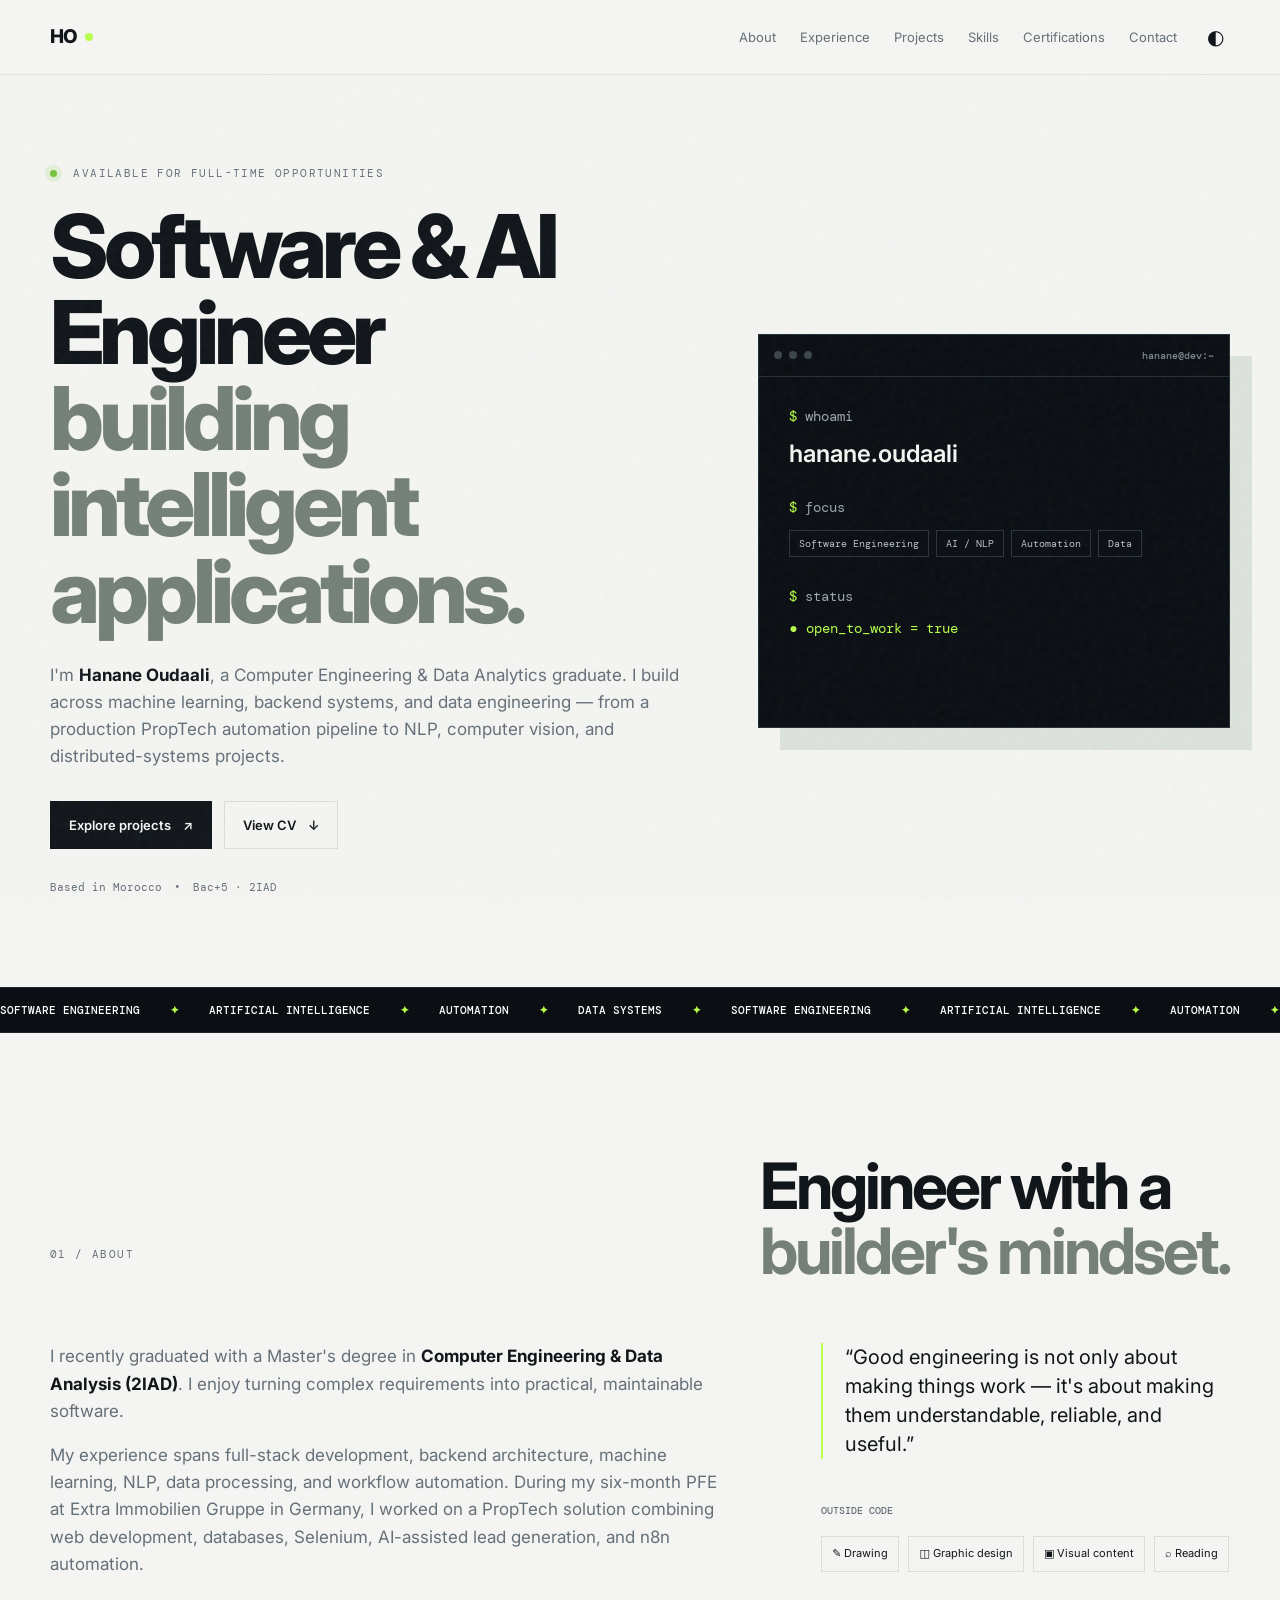
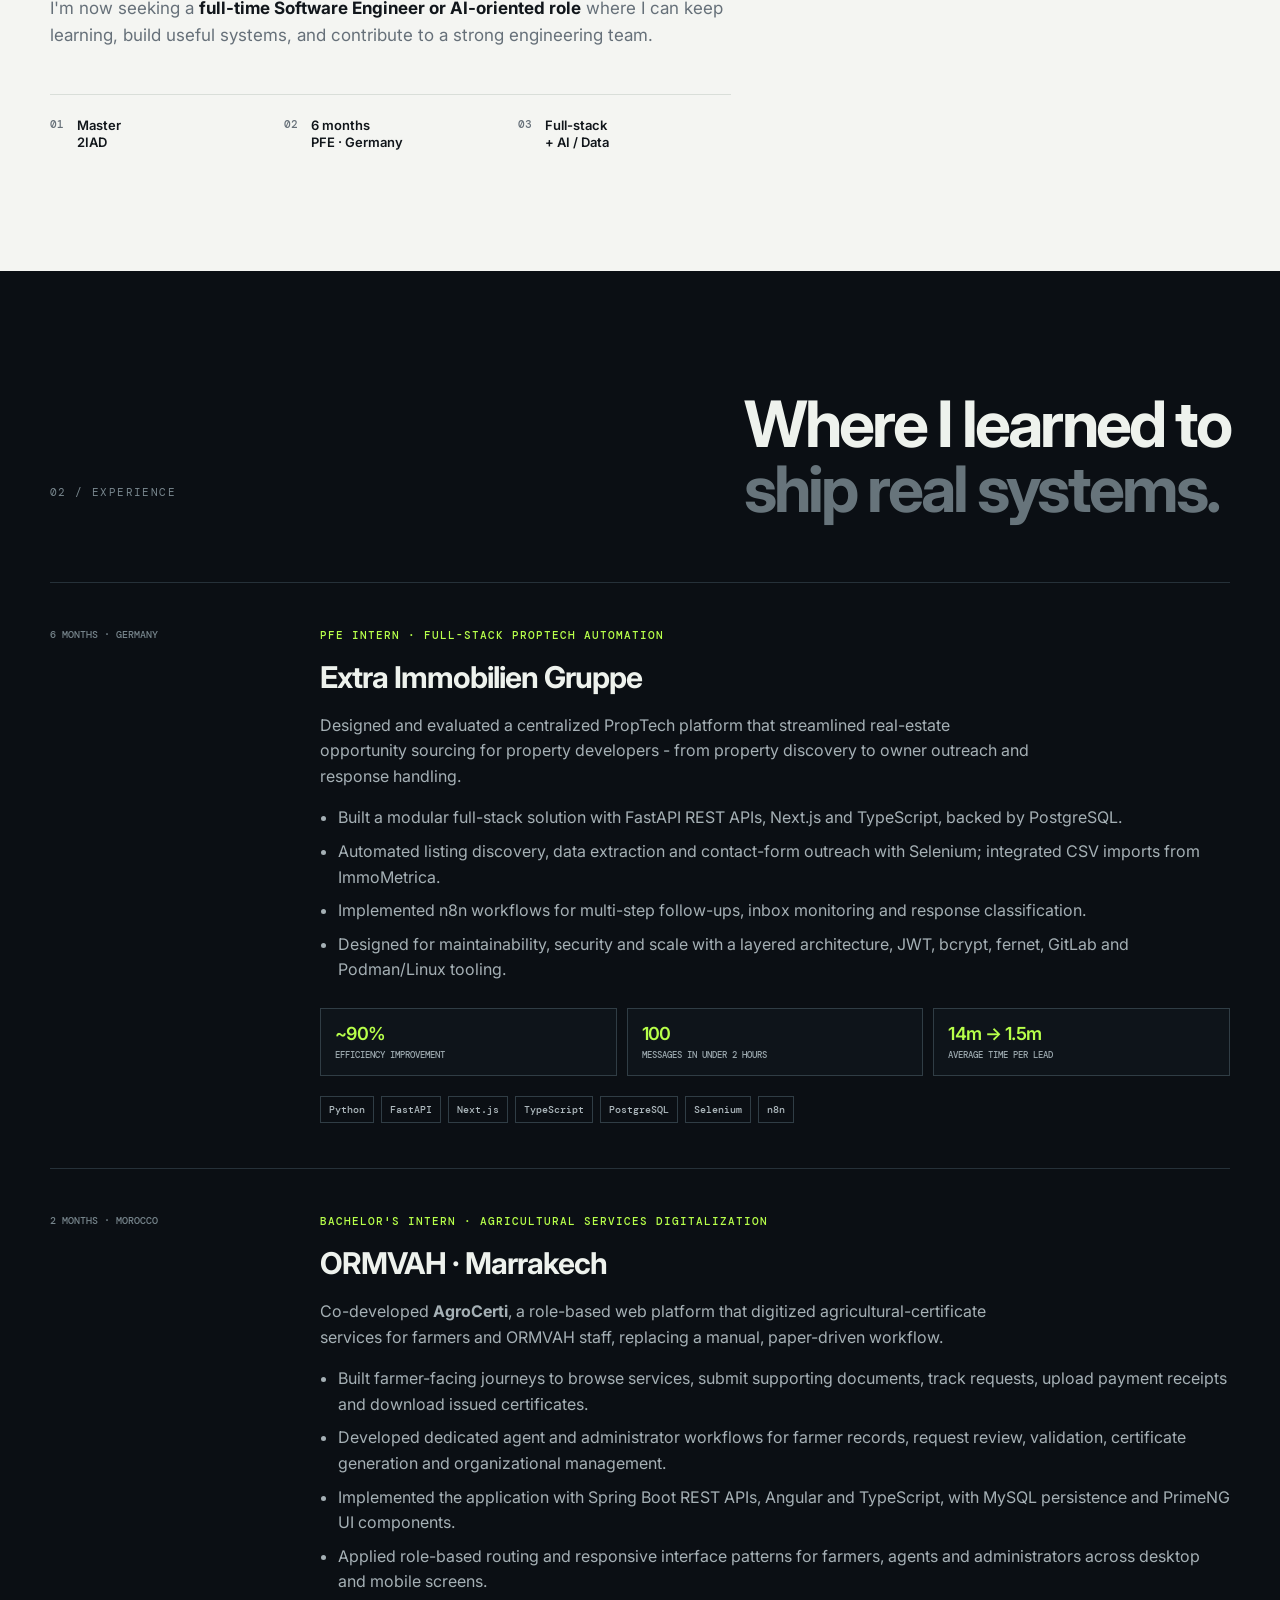
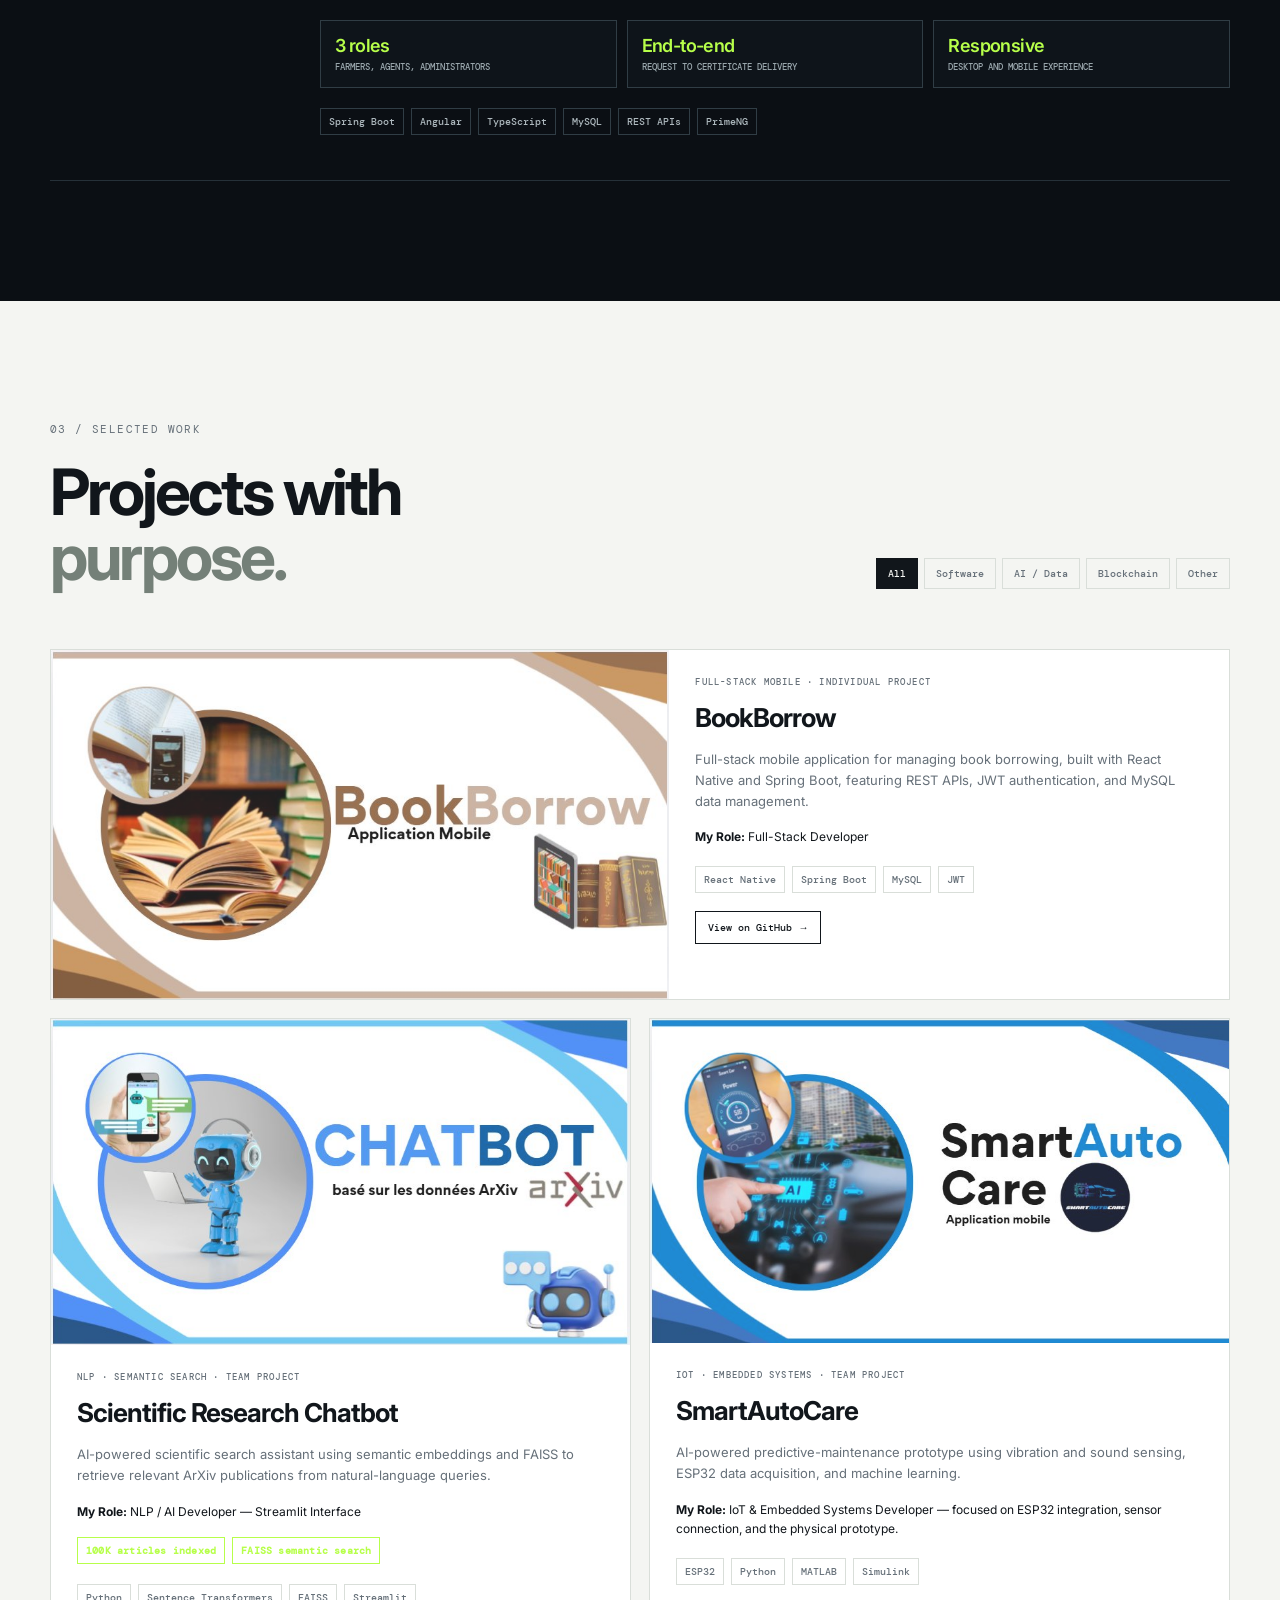
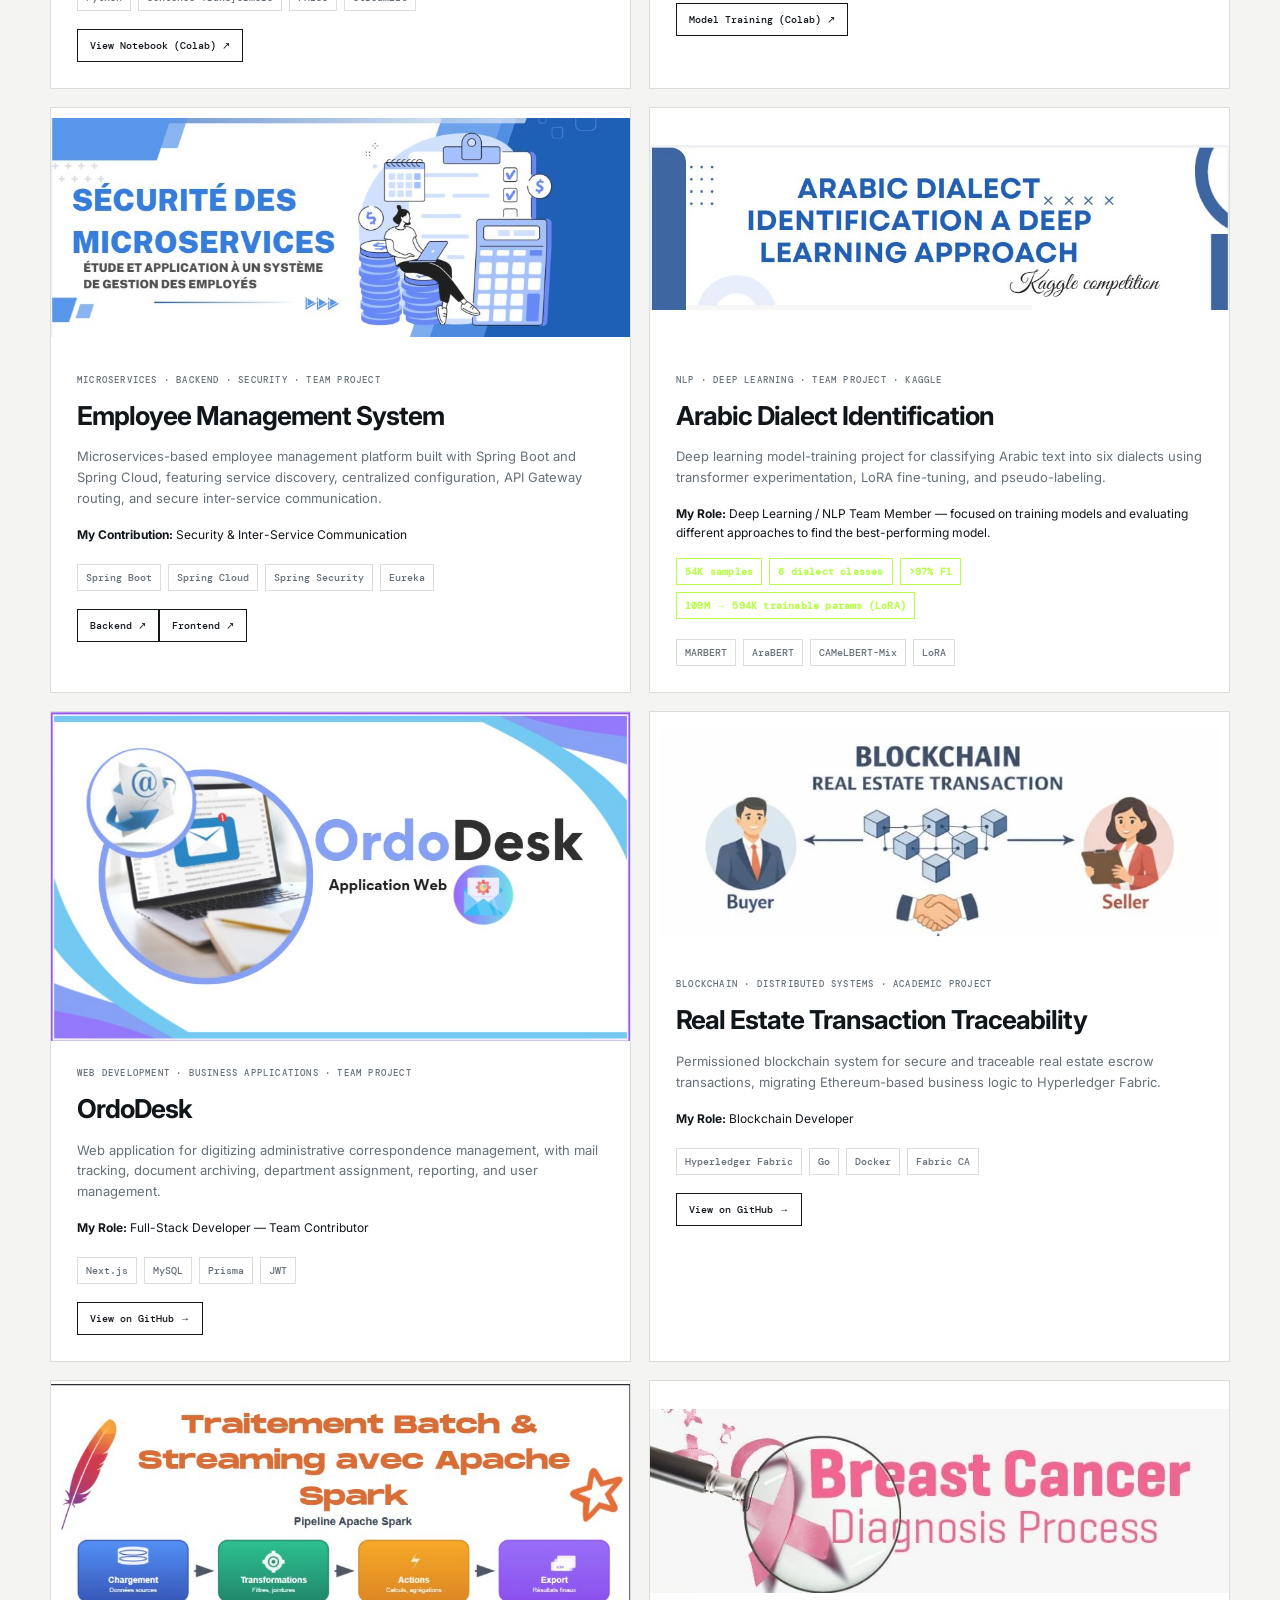
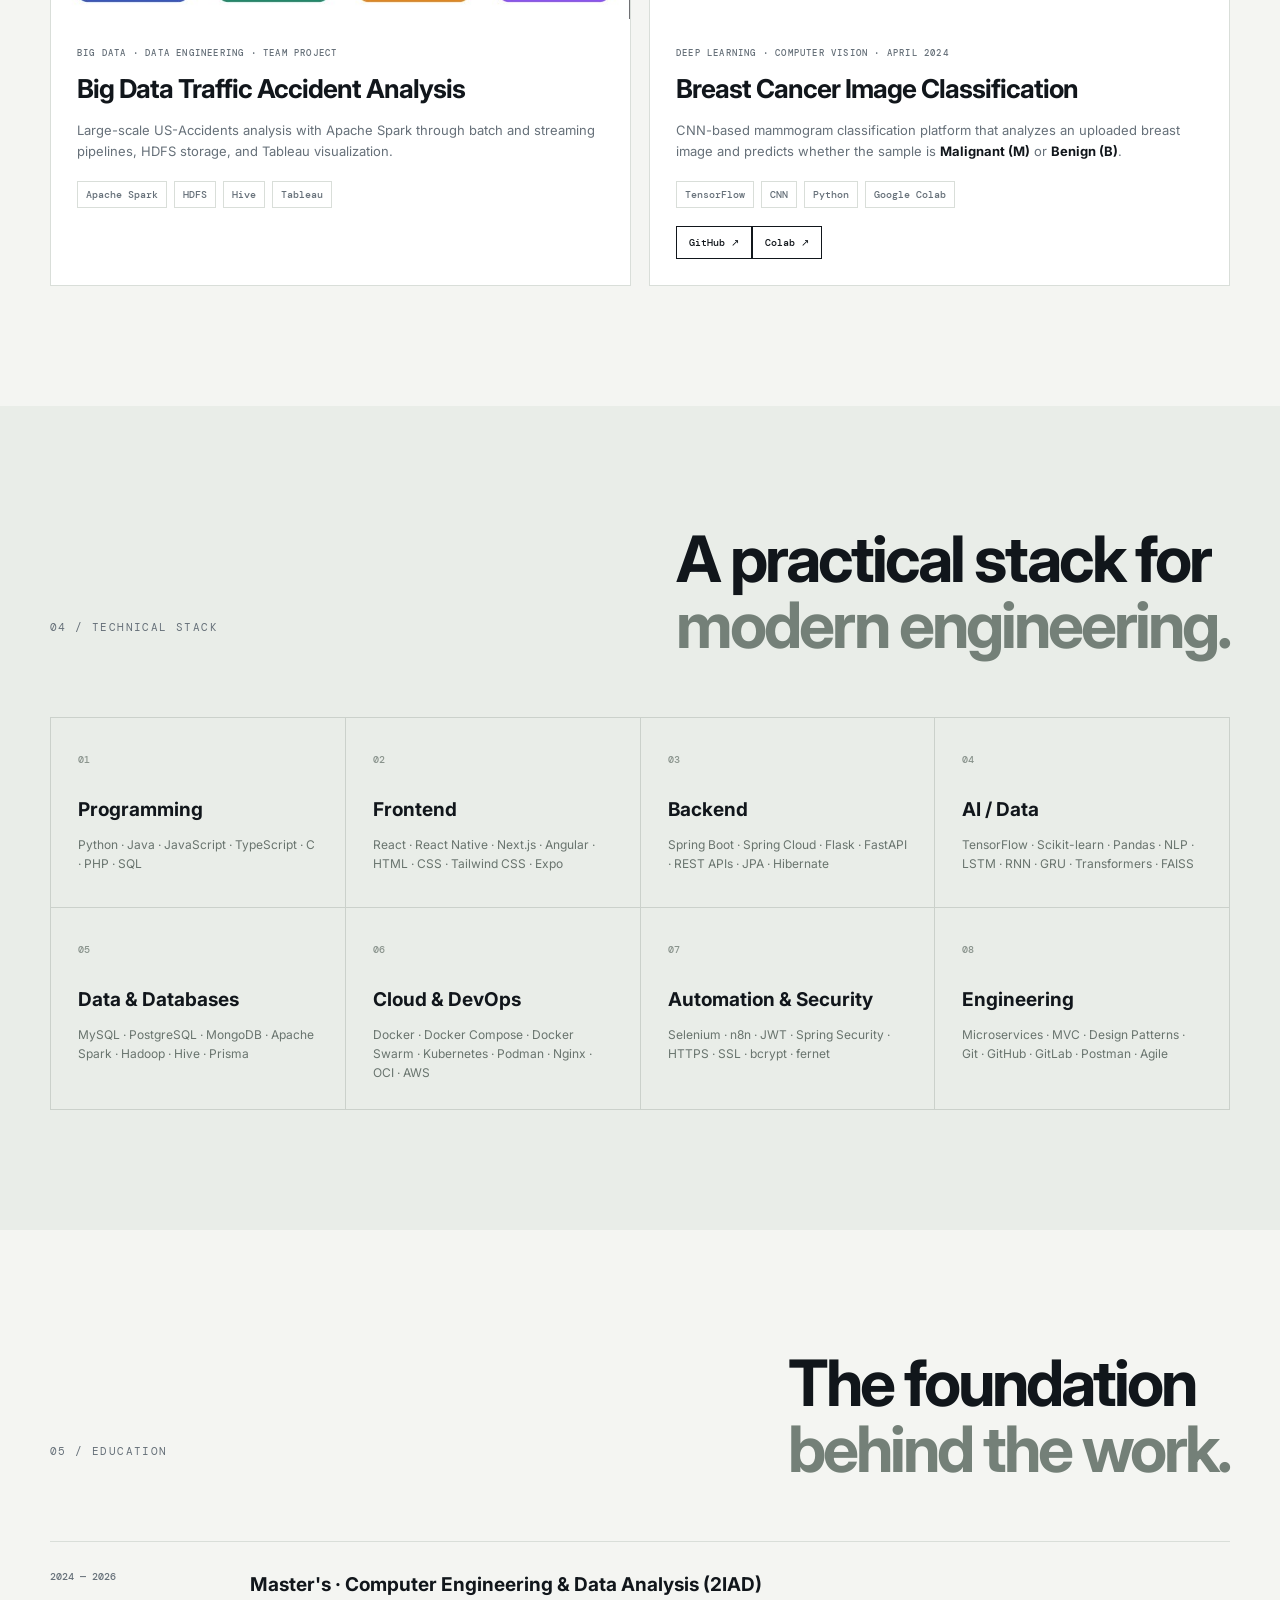
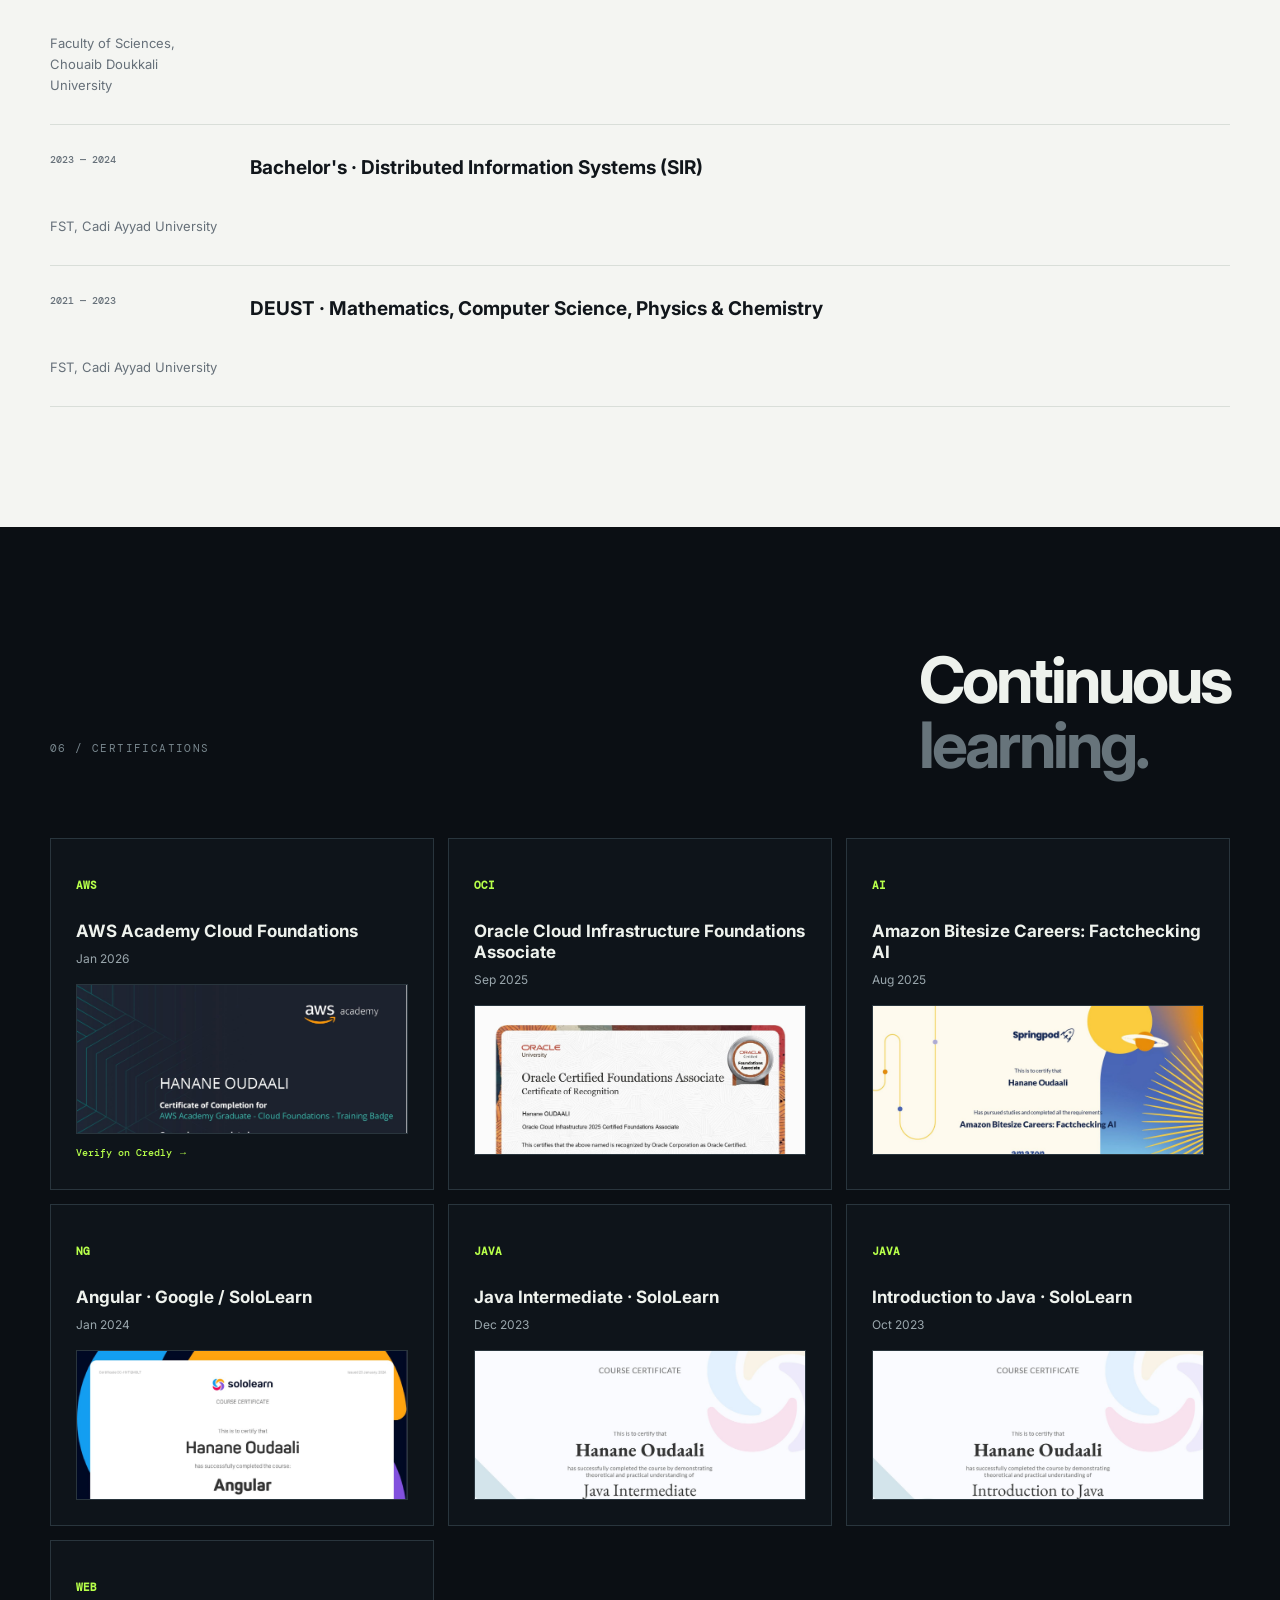
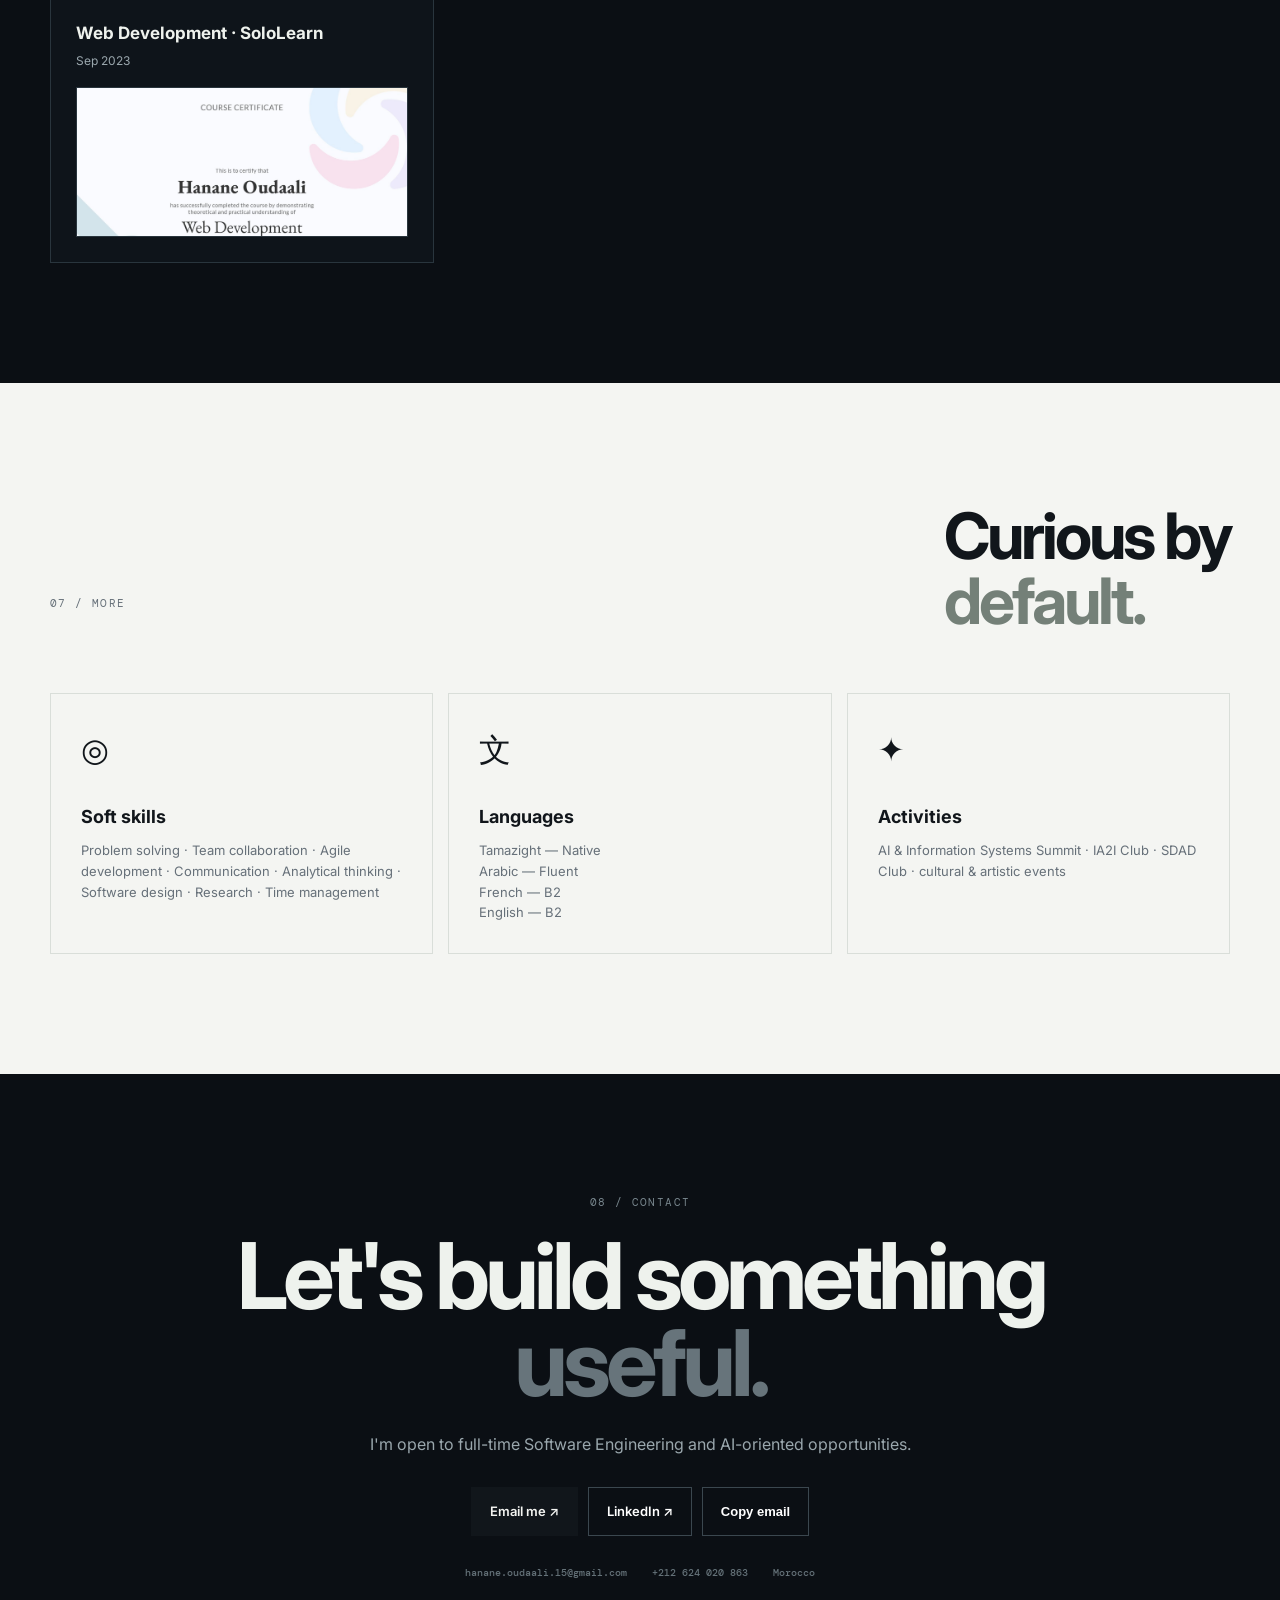
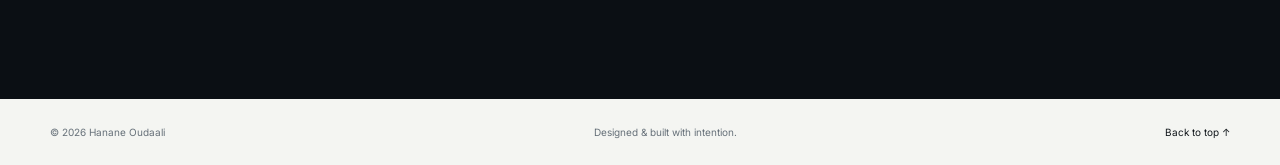
<file: index.html>
<!DOCTYPE html>
<html lang="en">
<head>
  <meta charset="UTF-8">
  <meta name="viewport" content="width=device-width, initial-scale=1.0">
  <meta name="description" content="Hanane Oudaali — Software & AI Engineer building intelligent applications across machine learning, backend systems, and data engineering.">
  <meta name="theme-color" content="#0b0f14">
  <title>Hanane Oudaali — Software & AI Engineer</title>
  <link rel="icon" href="data:image/svg+xml,%3Csvg xmlns='http://www.w3.org/2000/svg' viewBox='0 0 100 100'%3E%3Crect width='100' height='100' rx='20' fill='%230b0f14'/%3E%3Ctext x='50' y='66' text-anchor='middle' font-family='Arial' font-size='48' fill='%23b7ff4a'%3EHO%3C/text%3E%3C/svg%3E">
  <link rel="preconnect" href="https://fonts.googleapis.com">
  <link rel="preconnect" href="https://fonts.gstatic.com" crossorigin>
  <link href="https://fonts.googleapis.com/css2?family=DM+Mono:wght@400;500&family=Inter:wght@400;500;600;700;800&display=swap" rel="stylesheet">
  <link rel="stylesheet" href="styles.css">
</head>
<body>
  <div class="noise"></div>
  <div class="progress" id="progress"></div>

  <header class="nav-wrap">
    <nav class="nav container">
      <a class="brand" href="#top" aria-label="Hanane Oudaali home"><span>HO</span><i></i></a>
      <button class="menu-btn" id="menuBtn" aria-label="Open menu">☰</button>
      <div class="nav-links" id="navLinks">
        <a href="#about">About</a>
        <a href="#experience">Experience</a>
        <a href="#projects">Projects</a>
        <a href="#skills">Skills</a>
        <a href="#certifications">Certifications</a>
        <a href="#contact">Contact</a>
        <button class="theme-btn" id="themeBtn" aria-label="Toggle theme">◐</button>
      </div>
    </nav>
  </header>

  <main id="top">
    <section class="hero container">
      <div class="hero-copy">
        <p class="eyebrow"><span class="status-dot"></span> Available for full-time opportunities</p>
        <h1>Software & AI Engineer<br><em>building intelligent applications.</em></h1>
        <p class="hero-text">I'm <strong>Hanane Oudaali</strong>, a Computer Engineering & Data Analytics graduate. I build across machine learning, backend systems, and data engineering — from a production PropTech automation pipeline to NLP, computer vision, and distributed-systems projects.</p>
        <div class="hero-actions">
          <a class="btn primary" href="#projects">Explore projects <span>↗</span></a>
          <a class="btn ghost" href="assets/Hanane_Oudaali_CV.pdf" target="_blank">View CV <span>↓</span></a>
        </div>
        <div class="hero-meta">
          <span>Based in Morocco</span>
          <span>•</span>
          <span>Bac+5 · 2IAD</span>
        </div>
      </div>
      <div class="hero-card">
        <div class="terminal">
          <div class="terminal-bar"><span></span><span></span><span></span><b>hanane@dev:~</b></div>
          <div class="terminal-body">
            <p><i>$</i> whoami</p>
            <h2>hanane.oudaali</h2>
            <p><i>$</i> focus</p>
            <div class="chips">
              <span>Software Engineering</span><span>AI / NLP</span><span>Automation</span><span>Data</span>
            </div>
            <p><i>$</i> status</p>
            <p class="ok">● open_to_work = true</p>
          </div>
        </div>
      </div>
    </section>

    <section class="ticker">
      <div class="ticker-inner">
        <span>SOFTWARE ENGINEERING</span><b>✦</b><span>ARTIFICIAL INTELLIGENCE</span><b>✦</b><span>AUTOMATION</span><b>✦</b><span>DATA SYSTEMS</span><b>✦</b>
        <span>SOFTWARE ENGINEERING</span><b>✦</b><span>ARTIFICIAL INTELLIGENCE</span><b>✦</b><span>AUTOMATION</span><b>✦</b><span>DATA SYSTEMS</span>
      </div>
    </section>

    <section class="section container" id="about">
      <div class="section-head">
        <p class="eyebrow">01 / About</p>
        <h2>Engineer with a<br><em>builder's mindset.</em></h2>
      </div>
      <div class="about-grid">
        <div class="about-text">
          <p>I recently graduated with a Master's degree in <strong>Computer Engineering & Data Analysis (2IAD)</strong>. I enjoy turning complex requirements into practical, maintainable software.</p>
          <p>My experience spans full-stack development, backend architecture, machine learning, NLP, data processing, and workflow automation. During my six-month PFE at Extra Immobilien Gruppe in Germany, I worked on a PropTech solution combining web development, databases, Selenium, AI-assisted lead generation, and n8n automation.</p>
          <p>I'm now seeking a <strong>full-time Software Engineer or AI-oriented role</strong> where I can keep learning, build useful systems, and contribute to a strong engineering team.</p>
          <div class="quick-facts">
            <div><strong>01</strong><span>Master<br>2IAD</span></div>
            <div><strong>02</strong><span>6 months<br>PFE · Germany</span></div>
            <div><strong>03</strong><span>Full-stack<br>+ AI / Data</span></div>
          </div>
        </div>
        <div class="about-side">
          <div class="quote">“Good engineering is not only about making things work — it's about making them understandable, reliable, and useful.”</div>
          <div class="interests">
            <p class="mini-label">Outside code</p>
            <span>✎ Drawing</span><span>◫ Graphic design</span><span>▣ Visual content</span><span>⌕ Reading</span>
          </div>
        </div>
      </div>
    </section>

    <section class="section dark-section" id="experience">
      <div class="container">
        <div class="section-head">
          <p class="eyebrow">02 / Experience</p>
          <h2>Where I learned to<br><em>ship real systems.</em></h2>
        </div>
        <div class="timeline">
          <article class="timeline-item">
            <div class="timeline-date">6 MONTHS · GERMANY</div>
            <div class="timeline-content">
              <p class="role">PFE Intern · Full-stack PropTech Automation</p>
              <h3>Extra Immobilien Gruppe</h3>
              <p>Designed and evaluated a centralized PropTech platform that streamlined real-estate opportunity sourcing for property developers - from property discovery to owner outreach and response handling.</p>
              <ul>
                <li>Built a modular full-stack solution with FastAPI REST APIs, Next.js and TypeScript, backed by PostgreSQL.</li>
                <li>Automated listing discovery, data extraction and contact-form outreach with Selenium; integrated CSV imports from ImmoMetrica.</li>
                <li>Implemented n8n workflows for multi-step follow-ups, inbox monitoring and response classification.</li>
                <li>Designed for maintainability, security and scale with a layered architecture, JWT, bcrypt, fernet, GitLab and Podman/Linux tooling.</li>
              </ul>
              <div class="impact-row" aria-label="Internship impact">
                <div><strong>~90%</strong><span>efficiency improvement</span></div>
                <div><strong>100</strong><span>messages in under 2 hours</span></div>
                <div><strong>14m → 1.5m</strong><span>average time per lead</span></div>
              </div>
              <div class="tech-row"><span>Python</span><span>FastAPI</span><span>Next.js</span><span>TypeScript</span><span>PostgreSQL</span><span>Selenium</span><span>n8n</span></div>
            </div>
          </article>
          <article class="timeline-item">
            <div class="timeline-date">2 MONTHS · MOROCCO</div>
            <div class="timeline-content">
              <p class="role">Bachelor's Intern · Agricultural Services Digitalization</p>
              <h3>ORMVAH · Marrakech</h3>
              <p>Co-developed <strong>AgroCerti</strong>, a role-based web platform that digitized agricultural-certificate services for farmers and ORMVAH staff, replacing a manual, paper-driven workflow.</p>
              <ul>
                <li>Built farmer-facing journeys to browse services, submit supporting documents, track requests, upload payment receipts and download issued certificates.</li>
                <li>Developed dedicated agent and administrator workflows for farmer records, request review, validation, certificate generation and organizational management.</li>
                <li>Implemented the application with Spring Boot REST APIs, Angular and TypeScript, with MySQL persistence and PrimeNG UI components.</li>
                <li>Applied role-based routing and responsive interface patterns for farmers, agents and administrators across desktop and mobile screens.</li>
              </ul>
              <div class="impact-row" aria-label="AgroCerti scope">
                <div><strong>3 roles</strong><span>farmers, agents, administrators</span></div>
                <div><strong>End-to-end</strong><span>request to certificate delivery</span></div>
                <div><strong>Responsive</strong><span>desktop and mobile experience</span></div>
              </div>
              <div class="tech-row"><span>Spring Boot</span><span>Angular</span><span>TypeScript</span><span>MySQL</span><span>REST APIs</span><span>PrimeNG</span></div>
            </div>
          </article>
        </div>
      </div>
    </section>

    <section class="section container" id="projects">
      <div class="section-head project-head">
        <div><p class="eyebrow">03 / Selected Work</p><h2>Projects with<br><em>purpose.</em></h2></div>
        <div class="filters" id="filters">
          <button class="active" data-filter="all">All</button><button data-filter="software">Software</button><button data-filter="ai">AI / Data</button><button data-filter="blockchain">Blockchain</button><button data-filter="other">Other</button>
        </div>
      </div>

      <div class="projects-grid" id="projectGrid">
        <article class="project-card featured" data-cat="software" data-project="book">
          <div class="project-visual project-image-visual"><img src="assets/projects/bookborrow/cover.jpg" alt="BookBorrow mobile application cover" loading="lazy"></div>
          <div class="project-info">
            <p>FULL-STACK MOBILE · INDIVIDUAL PROJECT</p>
            <h3>BookBorrow</h3>
            <p>Full-stack mobile application for managing book borrowing, built with React Native and Spring Boot, featuring REST APIs, JWT authentication, and MySQL data management.</p>
            <p class="project-role"><strong>My Role:</strong> Full-Stack Developer</p>
            <div class="tech-row"><span>React Native</span><span>Spring Boot</span><span>MySQL</span><span>JWT</span></div>
            <a class="project-github" href="https://github.com/hananeodl/book_borrow" target="_blank" rel="noreferrer">View on GitHub →</a>
          </div>
        </article>

        <article class="project-card" data-cat="ai" data-project="chatbot">
          <div class="project-visual project-image-visual"><img src="assets/projects/chatbot/cover.jpg" alt="Scientific Research Chatbot cover" loading="lazy"></div>
          <div class="project-info"><p>NLP · SEMANTIC SEARCH · TEAM PROJECT</p><h3>Scientific Research Chatbot</h3><p>AI-powered scientific search assistant using semantic embeddings and FAISS to retrieve relevant ArXiv publications from natural-language queries.</p><p class="project-role"><strong>My Role:</strong> NLP / AI Developer — Streamlit Interface</p><div class="stat-row"><span>100K articles indexed</span><span>FAISS semantic search</span></div><div class="tech-row"><span>Python</span><span>Sentence Transformers</span><span>FAISS</span><span>Streamlit</span></div><a class="project-github" href="https://colab.research.google.com/drive/1fd_3OfGAkYBhqsy9BJxeF6rEF1TqazcU?usp=sharing" target="_blank" rel="noreferrer">View Notebook (Colab) ↗</a></div>
        </article>

        <article class="project-card smartauto-card" data-cat="ai" data-project="smartauto">
          <div class="project-visual project-image-visual"><img src="assets/projects/smartauto/cover.jpg" alt="SmartAutoCare predictive maintenance cover" loading="lazy"></div>
          <div class="project-info"><p>IOT · EMBEDDED SYSTEMS · TEAM PROJECT</p><h3>SmartAutoCare</h3><p>AI-powered predictive-maintenance prototype using vibration and sound sensing, ESP32 data acquisition, and machine learning.</p><p class="project-role"><strong>My Role:</strong> IoT &amp; Embedded Systems Developer — focused on ESP32 integration, sensor connection, and the physical prototype.</p><div class="tech-row"><span>ESP32</span><span>Python</span><span>MATLAB</span><span>Simulink</span></div><a class="project-github" href="https://colab.research.google.com/drive/1elcyootV1_E9bx411GcFKIIpl-aWVTJy?usp=sharing" target="_blank" rel="noreferrer">Model Training (Colab) ↗</a></div>
        </article>

        <article class="project-card" data-cat="software" data-project="microservices">
          <div class="project-visual project-image-visual"><img src="assets/projects/microservices/cover.jpg" alt="Employee Management System microservices security cover" loading="lazy"></div>
          <div class="project-info"><p>MICROSERVICES · BACKEND · SECURITY · TEAM PROJECT</p><h3>Employee Management System</h3><p>Microservices-based employee management platform built with Spring Boot and Spring Cloud, featuring service discovery, centralized configuration, API Gateway routing, and secure inter-service communication.</p><p class="project-role"><strong>My Contribution:</strong> Security &amp; Inter-Service Communication</p><div class="tech-row"><span>Spring Boot</span><span>Spring Cloud</span><span>Spring Security</span><span>Eureka</span></div><div class="project-links"><a class="project-github" href="https://github.com/hananeodl/employee_system" target="_blank" rel="noreferrer">Backend ↗</a><a class="project-github" href="https://github.com/hananeodl/employee_frontend" target="_blank" rel="noreferrer">Frontend ↗</a></div></div>
        </article>

        <article class="project-card" data-cat="ai" data-project="dialect">
          <div class="project-visual project-image-visual"><img src="assets/projects/dialect/cover.jpg" alt="Arabic Dialect Identification deep learning cover" loading="lazy"></div>
          <div class="project-info"><p>NLP · DEEP LEARNING · TEAM PROJECT · KAGGLE</p><h3>Arabic Dialect Identification</h3><p>Deep learning model-training project for classifying Arabic text into six dialects using transformer experimentation, LoRA fine-tuning, and pseudo-labeling.</p><p class="project-role"><strong>My Role:</strong> Deep Learning / NLP Team Member — focused on training models and evaluating different approaches to find the best-performing model.</p><div class="stat-row"><span>54K samples</span><span>6 dialect classes</span><span>&gt;97% F1</span><span>109M → 594K trainable params (LoRA)</span></div><div class="tech-row"><span>MARBERT</span><span>AraBERT</span><span>CAMeLBERT-Mix</span><span>LoRA</span></div></div>
        </article>

        <article class="project-card" data-cat="software" data-project="ordodesk">
          <div class="project-visual project-image-visual ordodesk-visual">
            <img src="assets/projects/ordodesk/cover.jpg" alt="OrdoDesk administrative mail management cover" loading="lazy">
          </div>
          <div class="project-info">
            <p>WEB DEVELOPMENT · BUSINESS APPLICATIONS · TEAM PROJECT</p>
            <h3>OrdoDesk</h3>
            <p>Web application for digitizing administrative correspondence management, with mail tracking, document archiving, department assignment, reporting, and user management.</p>
            <p class="project-role"><strong>My Role:</strong> Full-Stack Developer — Team Contributor</p>
            <div class="tech-row"><span>Next.js</span><span>MySQL</span><span>Prisma</span><span>JWT</span></div>
            <a class="project-github" href="https://github.com/GitAmina/Gestion-bureau-dordre" target="_blank" rel="noreferrer">View on GitHub →</a>
          </div>
        </article>

        <article class="project-card" data-cat="blockchain" data-project="blockchain">
          <div class="project-visual project-image-visual"><img src="assets/projects/blockchain/cover.jpg" alt="Blockchain Real Estate Transaction cover" loading="lazy"></div>
          <div class="project-info">
            <p>BLOCKCHAIN · DISTRIBUTED SYSTEMS · ACADEMIC PROJECT</p>
            <h3>Real Estate Transaction Traceability</h3>
            <p>Permissioned blockchain system for secure and traceable real estate escrow transactions, migrating Ethereum-based business logic to Hyperledger Fabric.</p>
            <p class="project-role"><strong>My Role:</strong> Blockchain Developer</p>
            <div class="tech-row"><span>Hyperledger Fabric</span><span>Go</span><span>Docker</span><span>Fabric CA</span></div>
            <a class="project-github" href="https://github.com/hananeodl/Real-Estate-Traceability" target="_blank" rel="noreferrer">View on GitHub →</a>
          </div>
        </article>

                <article class="project-card" data-cat="ai" data-project="bigdata">
          <div class="project-visual project-image-visual">
            <img src="assets/projects/bigdata/cover.jpg" alt="Big Data Traffic Accident Analysis pipeline cover" loading="lazy">
          </div>
          <div class="project-info"><p>BIG DATA · DATA ENGINEERING · TEAM PROJECT</p><h3>Big Data Traffic Accident Analysis</h3><p>Large-scale US-Accidents analysis with Apache Spark through batch and streaming pipelines, HDFS storage, and Tableau visualization.</p><div class="tech-row"><span>Apache Spark</span><span>HDFS</span><span>Hive</span><span>Tableau</span></div></div>
        </article>

        <article class="project-card oldest-project" data-cat="ai" data-project="cnn">
          <div class="project-visual project-image-visual"><img src="assets/projects/cnn/cover.jpg" alt="Breast Cancer Diagnosis image classification cover" loading="lazy"></div>
          <div class="project-info">
            <p>DEEP LEARNING · COMPUTER VISION · APRIL 2024</p>
            <h3>Breast Cancer Image Classification</h3>
            <p>CNN-based mammogram classification platform that analyzes an uploaded breast image and predicts whether the sample is <strong>Malignant (M)</strong> or <strong>Benign (B)</strong>.</p>
            <div class="tech-row"><span>TensorFlow</span><span>CNN</span><span>Python</span><span>Google Colab</span></div>
            <div class="project-links"><a class="project-github" href="https://github.com/hananeodl/cancer_detection" target="_blank" rel="noreferrer">GitHub ↗</a><a class="project-github" href="https://colab.research.google.com/drive/115-6lvOaZYR_op1wiAajL5IrvoS8aiq4?usp=sharing" target="_blank" rel="noreferrer">Colab ↗</a></div>
          </div>
        </article>
      </div>
    </section>

    <section class="section skills-section" id="skills">
      <div class="container">
        <div class="section-head">
          <p class="eyebrow">04 / Technical Stack</p>
          <h2>A practical stack for<br><em>modern engineering.</em></h2>
        </div>
        <div class="skills-grid">
          <div class="skill-block"><span>01</span><h3>Programming</h3><p>Python · Java · JavaScript · TypeScript · C · PHP · SQL</p></div>
          <div class="skill-block"><span>02</span><h3>Frontend</h3><p>React · React Native · Next.js · Angular · HTML · CSS · Tailwind CSS · Expo</p></div>
          <div class="skill-block"><span>03</span><h3>Backend</h3><p>Spring Boot · Spring Cloud · Flask · FastAPI · REST APIs · JPA · Hibernate</p></div>
          <div class="skill-block"><span>04</span><h3>AI / Data</h3><p>TensorFlow · Scikit-learn · Pandas · NLP · LSTM · RNN · GRU · Transformers · FAISS</p></div>
          <div class="skill-block"><span>05</span><h3>Data & Databases</h3><p>MySQL · PostgreSQL · MongoDB · Apache Spark · Hadoop · Hive · Prisma</p></div>
          <div class="skill-block"><span>06</span><h3>Cloud & DevOps</h3><p>Docker · Docker Compose · Docker Swarm · Kubernetes · Podman · Nginx · OCI · AWS</p></div>
          <div class="skill-block"><span>07</span><h3>Automation & Security</h3><p>Selenium · n8n · JWT · Spring Security · HTTPS · SSL · bcrypt · fernet</p></div>
          <div class="skill-block"><span>08</span><h3>Engineering</h3><p>Microservices · MVC · Design Patterns · Git · GitHub · GitLab · Postman · Agile</p></div>
        </div>
      </div>
    </section>

    <section class="section container" id="education">
      <div class="section-head"><p class="eyebrow">05 / Education</p><h2>The foundation<br><em>behind the work.</em></h2></div>
      <div class="education-list">
        <div><time>2024 — 2026</time><h3>Master's · Computer Engineering & Data Analysis (2IAD)</h3><p>Faculty of Sciences, Chouaib Doukkali University</p></div>
        <div><time>2023 — 2024</time><h3>Bachelor's · Distributed Information Systems (SIR)</h3><p>FST, Cadi Ayyad University</p></div>
        <div><time>2021 — 2023</time><h3>DEUST · Mathematics, Computer Science, Physics & Chemistry</h3><p>FST, Cadi Ayyad University</p></div>
      </div>
    </section>

    <section class="section dark-section" id="certifications">
      <div class="container">
        <div class="section-head"><p class="eyebrow">06 / Certifications</p><h2>Continuous<br><em>learning.</em></h2></div>
        <div class="cert-grid">
          <div class="cert-card"><div class="cert-mark">AWS</div><h3>AWS Academy Cloud Foundations</h3><p>Jan 2026</p><img src="assets/certificates/AWS_certification.jpg" alt="AWS Academy Cloud Foundations certificate of completion for Hanane Oudaali"><a class="cert-verify" href="https://www.credly.com/go/f6Ck8PKB" target="_blank" rel="noreferrer">Verify on Credly →</a></div>
          <div class="cert-card"><div class="cert-mark">OCI</div><h3>Oracle Cloud Infrastructure Foundations Associate</h3><p>Sep 2025</p><img src="assets/certificates/OCI_certification.jpg" alt="Oracle Cloud Infrastructure Foundations Associate certificate for Hanane Oudaali"></div>
          <div class="cert-card"><div class="cert-mark">AI</div><h3>Amazon Bitesize Careers: Factchecking AI</h3><p> Aug 2025</p><img src="assets/certificates/Springpod_certification.jpg" alt="Amazon Bitesize Careers Factchecking AI certificate for Hanane Oudaali"></div>
          <div class="cert-card"><div class="cert-mark">NG</div><h3>Angular · Google / SoloLearn</h3><p>Jan 2024</p><img src="assets/certificates/Angular_certification.jpg" alt="Angular certificate from Google via SoloLearn for Hanane Oudaali"></div>
          <div class="cert-card"><div class="cert-mark">JAVA</div><h3>Java Intermediate · SoloLearn</h3><p>Dec 2023</p><img src="assets/certificates/java2_certification.jpg" alt="Java Intermediate certificate from SoloLearn for Hanane Oudaali"></div>
          <div class="cert-card"><div class="cert-mark">JAVA</div><h3>Introduction to Java · SoloLearn</h3><p>Oct 2023</p><img src="assets/certificates/java1_certification.jpg" alt="Introduction to Java certificate from SoloLearn for Hanane Oudaali"></div>
          <div class="cert-card"><div class="cert-mark">WEB</div><h3>Web Development · SoloLearn</h3><p>Sep 2023</p><img src="assets/certificates/Web_dev_certification.jpg" alt="Web Development certificate from SoloLearn for Hanane Oudaali"></div>
        </div>
      </div>
    </section>

    <section class="section container" id="more">
      <div class="section-head"><p class="eyebrow">07 / More</p><h2>Curious by<br><em>default.</em></h2></div>
      <div class="more-grid">
        <div class="more-card"><span class="big">◎</span><h3>Soft skills</h3><p>Problem solving · Team collaboration · Agile development · Communication · Analytical thinking · Software design · Research · Time management</p></div>
        <div class="more-card"><span class="big">文</span><h3>Languages</h3><p>Tamazight — Native<br>Arabic — Fluent<br>French — B2<br>English — B2</p></div>
        <div class="more-card"><span class="big">✦</span><h3>Activities</h3><p>AI & Information Systems Summit · IA2I Club · SDAD Club · cultural & artistic events</p></div>
      </div>
    </section>

    <section class="contact-section" id="contact">
      <div class="container contact-inner">
        <p class="eyebrow">08 / Contact</p>
        <h2>Let's build something<br><em>useful.</em></h2>
        <p>I'm open to full-time Software Engineering and AI-oriented opportunities.</p>
        <div class="contact-actions">
          <a class="btn primary" href="mailto:hanane.oudaali.15@gmail.com">Email me ↗</a>
          <a class="btn ghost light" href="https://www.linkedin.com/in/hanane-oudaali/" target="_blank" rel="noreferrer">LinkedIn ↗</a>
          <button class="btn ghost light" id="copyEmail">Copy email</button>
        </div>
        <div class="contact-meta"><span>hanane.oudaali.15@gmail.com</span><span>+212 624 020 863</span><span>Morocco</span></div>
      </div>
    </section>
  </main>

  <footer class="footer container">
    <span>© 2026 Hanane Oudaali</span>
    <span>Designed & built with intention.</span>
    <a href="#top">Back to top ↑</a>
  </footer>

  <dialog id="projectModal">
    <button class="modal-close" id="modalClose">×</button>
    <div id="modalContent"></div>
  </dialog>

  <script src="script.js"></script>
</body>
</html>
</file>
<file: styles.css>
:root{
  --bg:#f4f5f2;--surface:#fff;--text:#11161b;--muted:#667079;--line:#d9ded9;
  --dark:#0b0f14;--dark2:#111820;--accent:#b7ff4a;--accent2:#d9ff9b;--max:1180px;
}
*{box-sizing:border-box}html{scroll-behavior:smooth}body{margin:0;background:var(--bg);color:var(--text);font-family:Inter,system-ui,sans-serif;line-height:1.6}.container{width:min(calc(100% - 40px),var(--max));margin:auto}
body.dark{--bg:#0b0f14;--surface:#111820;--text:#f1f4ef;--muted:#9ca8af;--line:#273139}
.noise{position:fixed;inset:0;pointer-events:none;opacity:.035;background-image:url("data:image/svg+xml,%3Csvg viewBox='0 0 160 160' xmlns='http://www.w3.org/2000/svg'%3E%3Cfilter id='n'%3E%3CfeTurbulence type='fractalNoise' baseFrequency='.9' numOctaves='3' stitchTiles='stitch'/%3E%3C/filter%3E%3Crect width='100%25' height='100%25' filter='url(%23n)'/%3E%3C/svg%3E");z-index:20}
.progress{position:fixed;top:0;left:0;height:3px;background:var(--accent);width:0;z-index:100}
.nav-wrap{position:sticky;top:0;z-index:50;background:color-mix(in srgb,var(--bg) 88%,transparent);backdrop-filter:blur(14px);border-bottom:1px solid color-mix(in srgb,var(--line) 70%,transparent)}
.nav{height:74px;display:flex;align-items:center;justify-content:space-between}.brand{display:flex;align-items:center;gap:8px;color:var(--text);text-decoration:none;font-weight:800;letter-spacing:-1px}.brand span{font-size:19px}.brand i{width:8px;height:8px;background:var(--accent);border-radius:50%;display:block}
.nav-links{display:flex;gap:24px;align-items:center}.nav-links a{color:var(--muted);font-size:13px;text-decoration:none}.nav-links a:hover{color:var(--text)}.theme-btn,.menu-btn{border:0;background:none;color:var(--text);cursor:pointer;font-size:20px}.menu-btn{display:none}
.hero{min-height:calc(100vh - 74px);display:grid;grid-template-columns:1.15fr .85fr;gap:70px;align-items:center;padding:90px 0}.eyebrow{font-family:"DM Mono",monospace;text-transform:uppercase;letter-spacing:1.4px;font-size:11px;color:var(--muted);margin:0 0 20px}.status-dot{display:inline-block;width:7px;height:7px;background:#78c43d;border-radius:50%;margin-right:8px;box-shadow:0 0 0 5px color-mix(in srgb,#78c43d 15%,transparent)}
h1,h2,h3,p{margin-top:0}h1{font-size:clamp(48px,7vw,88px);line-height:.98;letter-spacing:-5px;margin:0 0 28px;font-weight:800}h1 em,h2 em{font-style:normal;color:#748078}.hero-text{max-width:650px;color:var(--muted);font-size:17px}.hero-text strong{color:var(--text)}.hero-actions{display:flex;gap:12px;margin:30px 0}.btn{display:inline-flex;align-items:center;gap:12px;padding:13px 18px;border:1px solid var(--line);text-decoration:none;color:var(--text);font-weight:600;font-size:13px;cursor:pointer;background:transparent}.btn.primary{background:var(--text);color:var(--bg);border-color:var(--text)}.btn.primary:hover{background:#303a42}.btn.ghost:hover{border-color:var(--text)}.btn.light{color:#fff;border-color:#3b474f}.hero-meta{font-family:"DM Mono",monospace;color:var(--muted);font-size:11px;display:flex;gap:12px}
.hero-card{display:flex;justify-content:center}.terminal{width:100%;max-width:500px;background:#0b0f14;border:1px solid #253039;box-shadow:22px 22px 0 #dce2dc;color:#e8eee8}.terminal-bar{height:42px;border-bottom:1px solid #253039;display:flex;align-items:center;gap:7px;padding:0 15px}.terminal-bar span{width:8px;height:8px;border-radius:50%;background:#3b454b}.terminal-bar b{font:500 10px "DM Mono";color:#7f8a91;margin-left:auto}.terminal-body{padding:30px;font:14px "DM Mono";min-height:350px}.terminal-body p{color:#9aa7ad;margin:0 0 14px}.terminal-body p i{color:var(--accent);font-style:normal}.terminal-body h2{font:600 24px Inter;margin:0 0 30px;color:#f2f5f0}.chips{display:flex;flex-wrap:wrap;gap:7px;margin-bottom:30px}.chips span{border:1px solid #2a363e;padding:6px 9px;color:#b9c4c9;font-size:10px}.terminal-body .ok{color:var(--accent)}
.ticker{overflow:hidden;background:var(--dark);color:#fff;border-top:1px solid #1d262c;border-bottom:1px solid #1d262c}.ticker-inner{white-space:nowrap;display:flex;gap:30px;align-items:center;width:max-content;padding:15px 0;font:500 11px "DM Mono";animation:slide 30s linear infinite}.ticker b{color:var(--accent)}@keyframes slide{to{transform:translateX(-50%)}}
.section{padding:120px 0}.section-head{display:flex;justify-content:space-between;align-items:end;gap:40px;margin-bottom:60px}.section-head h2{font-size:clamp(38px,5vw,64px);line-height:1.02;letter-spacing:-3px;margin:0}.about-grid{display:grid;grid-template-columns:1.25fr .75fr;gap:90px}.about-text>p{font-size:17px;color:var(--muted);max-width:700px}.about-text strong{color:var(--text)}.quick-facts{display:grid;grid-template-columns:repeat(3,1fr);border-top:1px solid var(--line);margin-top:45px;padding-top:22px;gap:20px}.quick-facts div{display:flex;gap:13px}.quick-facts strong{font:500 11px "DM Mono";color:var(--muted)}.quick-facts span{font-weight:600;font-size:13px;line-height:1.3}.quote{font-size:20px;line-height:1.45;border-left:2px solid var(--accent);padding-left:22px;margin-bottom:45px}.mini-label{font:500 10px "DM Mono";color:var(--muted);text-transform:uppercase}.interests{display:flex;flex-wrap:wrap;gap:9px}.interests .mini-label{width:100%}.interests span{font-size:11px;border:1px solid var(--line);padding:8px 10px}
.dark-section{background:var(--dark);color:#eef2ed}.dark-section .eyebrow{color:#78868d}.dark-section h2 em{color:#67747b}.timeline{border-top:1px solid #263139}.timeline-item{display:grid;grid-template-columns:220px 1fr;gap:50px;padding:45px 0;border-bottom:1px solid #263139}.timeline-date{font:500 10px "DM Mono";color:#76848b}.role{font:500 11px "DM Mono";text-transform:uppercase;color:var(--accent);letter-spacing:1px}.timeline h3{font-size:30px;letter-spacing:-1px;margin:5px 0 12px}.timeline-content>p:not(.role){color:#a5b0b5;max-width:720px}.timeline ul{padding-left:18px;color:#a5b0b5}.timeline li{margin:8px 0}.tech-row{display:flex;flex-wrap:wrap;gap:7px;margin-top:20px}.tech-row span{font:500 10px "DM Mono";border:1px solid var(--line);padding:6px 8px;color:var(--muted)}.dark-section .tech-row span{border-color:#303d45;color:#aeb9be}.impact-row{display:grid;grid-template-columns:repeat(3,1fr);gap:10px;margin-top:25px}.impact-row div{border:1px solid #303d45;padding:14px;background:#0e141a}.impact-row strong{display:block;color:var(--accent);font:600 18px Inter;letter-spacing:-.6px}.impact-row span{display:block;margin-top:5px;color:#9aa7ad;font:500 9px "DM Mono";line-height:1.35;text-transform:uppercase}
.project-head{align-items:end}.filters{display:flex;gap:6px;flex-wrap:wrap}.filters button{border:1px solid var(--line);background:transparent;color:var(--muted);padding:8px 11px;font:500 10px "DM Mono";cursor:pointer}.filters button.active,.filters button:hover{background:var(--text);border-color:var(--text);color:var(--bg)}
.projects-grid{display:grid;grid-template-columns:repeat(2,1fr);gap:18px}.project-card{background:var(--surface);border:1px solid var(--line);cursor:pointer;transition:transform .2s,border-color .2s;overflow:hidden}.project-card:hover{transform:translateY(-4px);border-color:#9aa59e}.project-card.featured{grid-column:span 2;display:grid;grid-template-columns:1.05fr .95fr}.project-visual{min-height:240px;position:relative;display:flex;align-items:center;justify-content:center;overflow:hidden}.featured .project-visual{min-height:310px}.project-visual>span{position:absolute;left:18px;top:16px;font:500 10px "DM Mono";opacity:.65}.visual-icon{font-size:74px;line-height:1;filter:grayscale(1);opacity:.72}.gradient-a{background:linear-gradient(135deg,#d8f2b8,#dbe8ff)}.gradient-b{background:linear-gradient(135deg,#e8d7ff,#d6f5ed)}.gradient-c{background:linear-gradient(135deg,#d5e4f4,#f1e0c9)}.gradient-d{background:linear-gradient(135deg,#d2f0e8,#e5e0ff)}.gradient-e{background:linear-gradient(135deg,#f4dfbd,#d6e7f7)}.gradient-f{background:linear-gradient(135deg,#dce4ce,#f3d8d8)}.gradient-g{background:linear-gradient(135deg,#e3d8fa,#d6eff2)}.gradient-h{background:linear-gradient(135deg,#d8ead0,#f0e0c7)}.gradient-i{background:linear-gradient(135deg,#dce8ff,#f2d8e8)}.gradient-j{background:linear-gradient(135deg,#e7e0d2,#d5eee4)}.project-info{padding:26px}.project-info>p:first-child{font:500 9px "DM Mono";letter-spacing:1.2px;color:var(--muted)}.project-info h3{font-size:26px;letter-spacing:-1px;margin:6px 0 10px}.project-info>p:not(:first-child){color:var(--muted);font-size:13px}.project-note{color:var(--muted);font-size:11px;margin-top:20px}code{font-family:"DM Mono"}
.skills-section{background:#e9ede8}.skills-grid{display:grid;grid-template-columns:repeat(4,1fr);border-top:1px solid #cbd1cb;border-left:1px solid #cbd1cb}.skill-block{padding:27px;border-right:1px solid #cbd1cb;border-bottom:1px solid #cbd1cb;min-height:190px}.skill-block>span{font:500 10px "DM Mono";color:#89938c}.skill-block h3{font-size:19px;margin:25px 0 9px}.skill-block p{font-size:12px;color:#69746e;margin:0}
.education-list{border-top:1px solid var(--line)}.education-list>div{display:grid;grid-template-columns:170px 1fr;gap:30px;padding:28px 0;border-bottom:1px solid var(--line)}.education-list time{font:500 10px "DM Mono";color:var(--muted)}.education-list h3{font-size:19px;margin:0 0 3px}.education-list p{color:var(--muted);margin:0;font-size:13px}
.cert-grid{display:grid;grid-template-columns:repeat(3,1fr);gap:14px}.cert-card{border:1px solid #29353d;padding:25px;background:#0e141a}.cert-mark{font:600 11px "DM Mono";color:var(--accent);height:42px;display:flex;align-items:center}.cert-card h3{font-size:17px;line-height:1.25;margin:15px 0 7px}.cert-card p{color:#9aa7ad;font-size:12px;margin:0}.cert-card small{display:block;color:#59666d;font-size:10px;margin-top:22px}.cert-card img{display:block;width:100%;height:150px;object-fit:cover;object-position:top;margin-top:16px;border:1px solid #29353d}.cert-verify{display:inline-block;margin-top:12px;color:var(--accent);font:500 10px "DM Mono";text-decoration:none}.cert-verify:hover{text-decoration:underline}
.more-grid{display:grid;grid-template-columns:repeat(3,1fr);gap:15px}.more-card{border:1px solid var(--line);padding:30px;min-height:230px}.big{font-size:32px}.more-card h3{font-size:18px;margin:28px 0 8px}.more-card p{font-size:13px;color:var(--muted);margin:0}
.contact-section{background:var(--dark);color:#eef2ed;padding:120px 0}.contact-inner{text-align:center}.contact-inner .eyebrow{color:#78868d}.contact-inner h2{font-size:clamp(50px,8vw,92px);line-height:.95;letter-spacing:-5px;margin:0 0 25px}.contact-inner h2 em{color:#67747b;font-style:normal}.contact-inner>p:not(.eyebrow){color:#9aa7ad}.contact-actions{display:flex;justify-content:center;gap:10px;flex-wrap:wrap;margin:30px 0}.contact-meta{display:flex;justify-content:center;gap:25px;color:#647178;font:500 10px "DM Mono";flex-wrap:wrap}.footer{display:flex;justify-content:space-between;padding:25px 0;color:var(--muted);font-size:10px}.footer a{color:var(--text);text-decoration:none}
dialog{border:1px solid var(--line);background:var(--surface);color:var(--text);width:min(700px,calc(100% - 30px));padding:0;box-shadow:20px 20px 0 rgba(0,0,0,.18)}dialog::backdrop{background:rgba(0,0,0,.65);backdrop-filter:blur(5px)}.modal-close{position:absolute;right:14px;top:10px;border:0;background:none;color:var(--text);font-size:27px;cursor:pointer}.modal-inner{padding:42px}.modal-inner .modal-kicker{font:500 10px "DM Mono";color:var(--muted)}.modal-inner h3{font-size:38px;letter-spacing:-2px;margin:7px 0 12px}.modal-inner p{color:var(--muted)}.modal-inner ul{color:var(--muted);padding-left:20px}.modal-inner .modal-stack{margin-top:25px}.modal-inner .modal-stack span{display:inline-block;border:1px solid var(--line);padding:6px 9px;margin:3px;font:500 10px "DM Mono";color:var(--muted)}
@media(max-width:900px){.hero{grid-template-columns:1fr;gap:40px}.hero-card{justify-content:flex-start}.about-grid{grid-template-columns:1fr}.skills-grid{grid-template-columns:repeat(2,1fr)}.cert-grid{grid-template-columns:repeat(2,1fr)}.nav-links{gap:15px}.project-card.featured{display:block}.featured .project-visual{min-height:260px}}
@media(max-width:650px){.container{width:min(calc(100% - 28px),var(--max))}.nav{height:64px}.menu-btn{display:block}.nav-links{position:absolute;top:64px;left:0;right:0;background:var(--bg);border-bottom:1px solid var(--line);padding:18px 20px;display:none;flex-direction:column;align-items:flex-start}.nav-links.open{display:flex}.theme-btn{position:absolute;right:20px;top:19px}.hero{padding:65px 0;min-height:auto}.hero-text{font-size:15px}h1{font-size:49px;letter-spacing:-3px}.terminal{box-shadow:10px 10px 0 #dce2dc}.section{padding:80px 0}.section-head{display:block;margin-bottom:40px}.section-head h2{font-size:42px;letter-spacing:-2px;margin-top:10px}.projects-grid{grid-template-columns:1fr}.project-card.featured{grid-column:auto}.skills-grid,.cert-grid,.more-grid{grid-template-columns:1fr}.timeline-item{grid-template-columns:1fr;gap:12px}.education-list>div{grid-template-columns:1fr;gap:7px}.quick-facts{grid-template-columns:1fr}.contact-section{padding:85px 0}.contact-inner h2{font-size:51px;letter-spacing:-3px}.footer{flex-direction:column;gap:9px}.filters{margin-top:25px}}
@media(max-width:650px){.impact-row{grid-template-columns:1fr}}

.oldest-project .project-visual{position:relative}
.project-age{
  position:absolute;right:18px;bottom:16px;
  font:600 9px "DM Mono";letter-spacing:1.2px;
  border:1px solid rgba(17,22,27,.28);padding:7px 9px;
  background:rgba(255,255,255,.32);backdrop-filter:blur(5px);
}
.oldest-project .project-info>p strong{color:var(--text)}
.modal-links{
  display:flex;flex-wrap:wrap;gap:8px;margin-top:22px;
  padding-top:18px;border-top:1px solid var(--line);
}
.modal-links a{
  display:inline-flex;align-items:center;gap:6px;text-decoration:none;
  color:var(--text);border:1px solid var(--line);padding:8px 10px;
  font:500 10px "DM Mono";
}
.modal-links a:hover{border-color:var(--text)}

.project-image-visual{position:relative;overflow:hidden;background:var(--surface)}
.project-image-visual img{width:100%;height:100%;object-fit:cover;display:block;opacity:.88;transition:transform .35s ease,opacity .35s ease}
.project-card:hover .project-image-visual img{transform:scale(1.03);opacity:1}
.project-image-visual>span{position:absolute;top:14px;left:14px;z-index:2;background:rgba(255,255,255,.88);color:#111;padding:5px 8px;border-radius:999px;font-size:.72rem;font-weight:700}
.dark .project-image-visual>span{background:rgba(17,17,17,.88);color:#fff}

.bookborrow-visual img{opacity:1!important;object-position:center center}
.stat-row{display:flex;flex-wrap:wrap;gap:7px;margin-top:16px}.stat-row span{font:600 10px "DM Mono";border:1px solid var(--accent);color:var(--accent);padding:6px 8px;letter-spacing:.2px}
.project-role{margin:16px 0 0!important;font-size:12px!important;color:var(--text)!important}
.project-role strong{font-weight:700}
.project-github{display:inline-flex;align-items:center;margin-top:18px;padding:9px 12px;border:1px solid var(--text);color:var(--text);text-decoration:none;font:500 10px "DM Mono";transition:background .2s,color .2s}
.project-github:hover{background:var(--text);color:var(--bg)}
.project-gallery{margin-top:30px;padding-top:24px;border-top:1px solid var(--line)}
.gallery-label{font:500 10px "DM Mono";letter-spacing:1px;color:var(--muted);margin-bottom:14px}
.gallery-grid{display:grid;grid-template-columns:repeat(2,1fr);gap:10px}
.gallery-grid figure{margin:0;border:1px solid var(--line);background:var(--bg);overflow:hidden}
.gallery-grid a{display:block;background:#0b0f14}
.gallery-grid img{display:block;width:100%;height:280px;object-fit:contain;object-position:center;background:#0b0f14;cursor:zoom-in}
.gallery-grid figcaption{padding:8px 10px;font:500 9px "DM Mono";color:var(--muted)}
@media(max-width:650px){.gallery-grid{grid-template-columns:1fr}.gallery-grid img{height:320px}}

.project-visual-label{position:absolute;left:14px;bottom:14px;z-index:2;padding:6px 9px;border-radius:999px;background:rgba(255,255,255,.9);color:#111;font-size:.66rem;font-weight:800;letter-spacing:.04em}
.dark .project-visual-label{background:rgba(17,17,17,.88);color:#fff}
.modal-role{margin:16px 0!important;padding:12px 14px;border-left:2px solid currentColor;font-size:.9rem!important}

.smartauto-visual{background:linear-gradient(135deg,#d2f0e8,#dce6ff);position:relative}
.smartauto-flow{display:flex;flex-direction:column;align-items:center;gap:7px;font:700 10px "DM Mono";letter-spacing:1px;color:#17221f}
.smartauto-flow div{border:1px solid rgba(23,34,31,.28);background:rgba(255,255,255,.48);padding:7px 12px;min-width:86px;text-align:center}
.smartauto-flow i{font-style:normal;font-size:13px;line-height:1}
.smartauto-visual .project-visual-label{position:absolute;right:18px;bottom:16px;font:500 9px "DM Mono";letter-spacing:1px;color:#52615d}
.dark .smartauto-flow{color:#edf3ee}.dark .smartauto-flow div{border-color:rgba(237,243,238,.24);background:rgba(17,24,32,.38)}.dark .smartauto-visual .project-visual-label{color:#aeb9be}

/* Scientific Research Chatbot visual */
.chatbot-visual{background:linear-gradient(135deg,#e8d7ff,#d6f5ed);padding:32px 22px 26px;align-items:center}
.chatbot-ui{width:min(86%,360px);border:1px solid rgba(20,25,28,.2);background:rgba(255,255,255,.62);box-shadow:12px 12px 0 rgba(20,25,28,.08);backdrop-filter:blur(7px);padding:14px;display:flex;flex-direction:column;gap:10px}
.chatbot-bar{display:flex;justify-content:space-between;align-items:center;border-bottom:1px solid rgba(20,25,28,.14);padding-bottom:9px;font:700 9px "DM Mono";letter-spacing:.8px}
.chatbot-bar i{font-style:normal;font-weight:500;opacity:.55}
.chatbot-message{max-width:88%;padding:10px 11px;border:1px solid rgba(20,25,28,.13);font-size:11px;line-height:1.35}
.chatbot-message.user{align-self:flex-end;background:rgba(255,255,255,.7)}
.chatbot-message.result{align-self:flex-start;background:rgba(224,242,236,.72)}
.chatbot-message small{display:block;margin-top:5px;font:500 8px "DM Mono";opacity:.6}
.chatbot-pills{display:flex;gap:5px;flex-wrap:wrap}
.chatbot-pills em{font-style:normal;border:1px solid rgba(20,25,28,.2);padding:5px 7px;font:500 7px "DM Mono";letter-spacing:.6px;opacity:.72}
.project-architecture{margin-top:30px;padding-top:24px;border-top:1px solid var(--line)}
.architecture-flow{display:flex;flex-direction:column;align-items:center;gap:5px}
.architecture-flow span{width:min(100%,420px);padding:8px 11px;border:1px solid var(--line);background:var(--bg);font:500 9px "DM Mono";text-align:center;color:var(--muted)}
.architecture-flow b{font-size:12px;color:var(--muted);font-weight:500;line-height:1}
.project-highlights{margin-top:25px}
.highlight-grid{display:flex;flex-wrap:wrap;gap:6px}
.highlight-grid span{border:1px solid var(--line);padding:7px 9px;font:500 9px "DM Mono";color:var(--muted)}


/* Blockchain project visual */
.blockchain-visual{background:linear-gradient(135deg,#d8ead0,#dfe7f6);position:relative;padding:28px 20px}
.blockchain-network{width:min(84%,300px);display:flex;flex-direction:column;align-items:center;gap:7px;font-family:"DM Mono",monospace;color:#17221f}
.network-orgs{display:flex;gap:8px}
.network-orgs i,.network-core,.network-chain,.network-escrow{font-style:normal;border:1px solid rgba(23,34,31,.28);background:rgba(255,255,255,.52);backdrop-filter:blur(5px);padding:8px 11px;text-align:center}
.network-orgs i{font-size:8px;font-weight:700}
.network-core,.network-chain,.network-escrow{width:170px}
.network-core b,.network-chain b,.network-escrow b{display:block;font-size:9px;letter-spacing:1px}
.network-core small,.network-chain small,.network-escrow small{display:block;margin-top:3px;font-size:7px;opacity:.68}
.network-line{width:1px;height:11px;background:rgba(23,34,31,.38)}
.project-architecture{margin-top:30px;padding-top:24px;border-top:1px solid var(--line)}
.architecture-flow{display:flex;flex-wrap:wrap;align-items:center;gap:6px}
.architecture-flow span{border:1px solid var(--line);padding:7px 9px;font:500 9px "DM Mono";color:var(--muted);background:var(--bg)}
.architecture-flow b{font:500 10px "DM Mono";color:var(--muted)}
.project-highlights{margin-top:28px;padding-top:24px;border-top:1px solid var(--line)}
</file>
